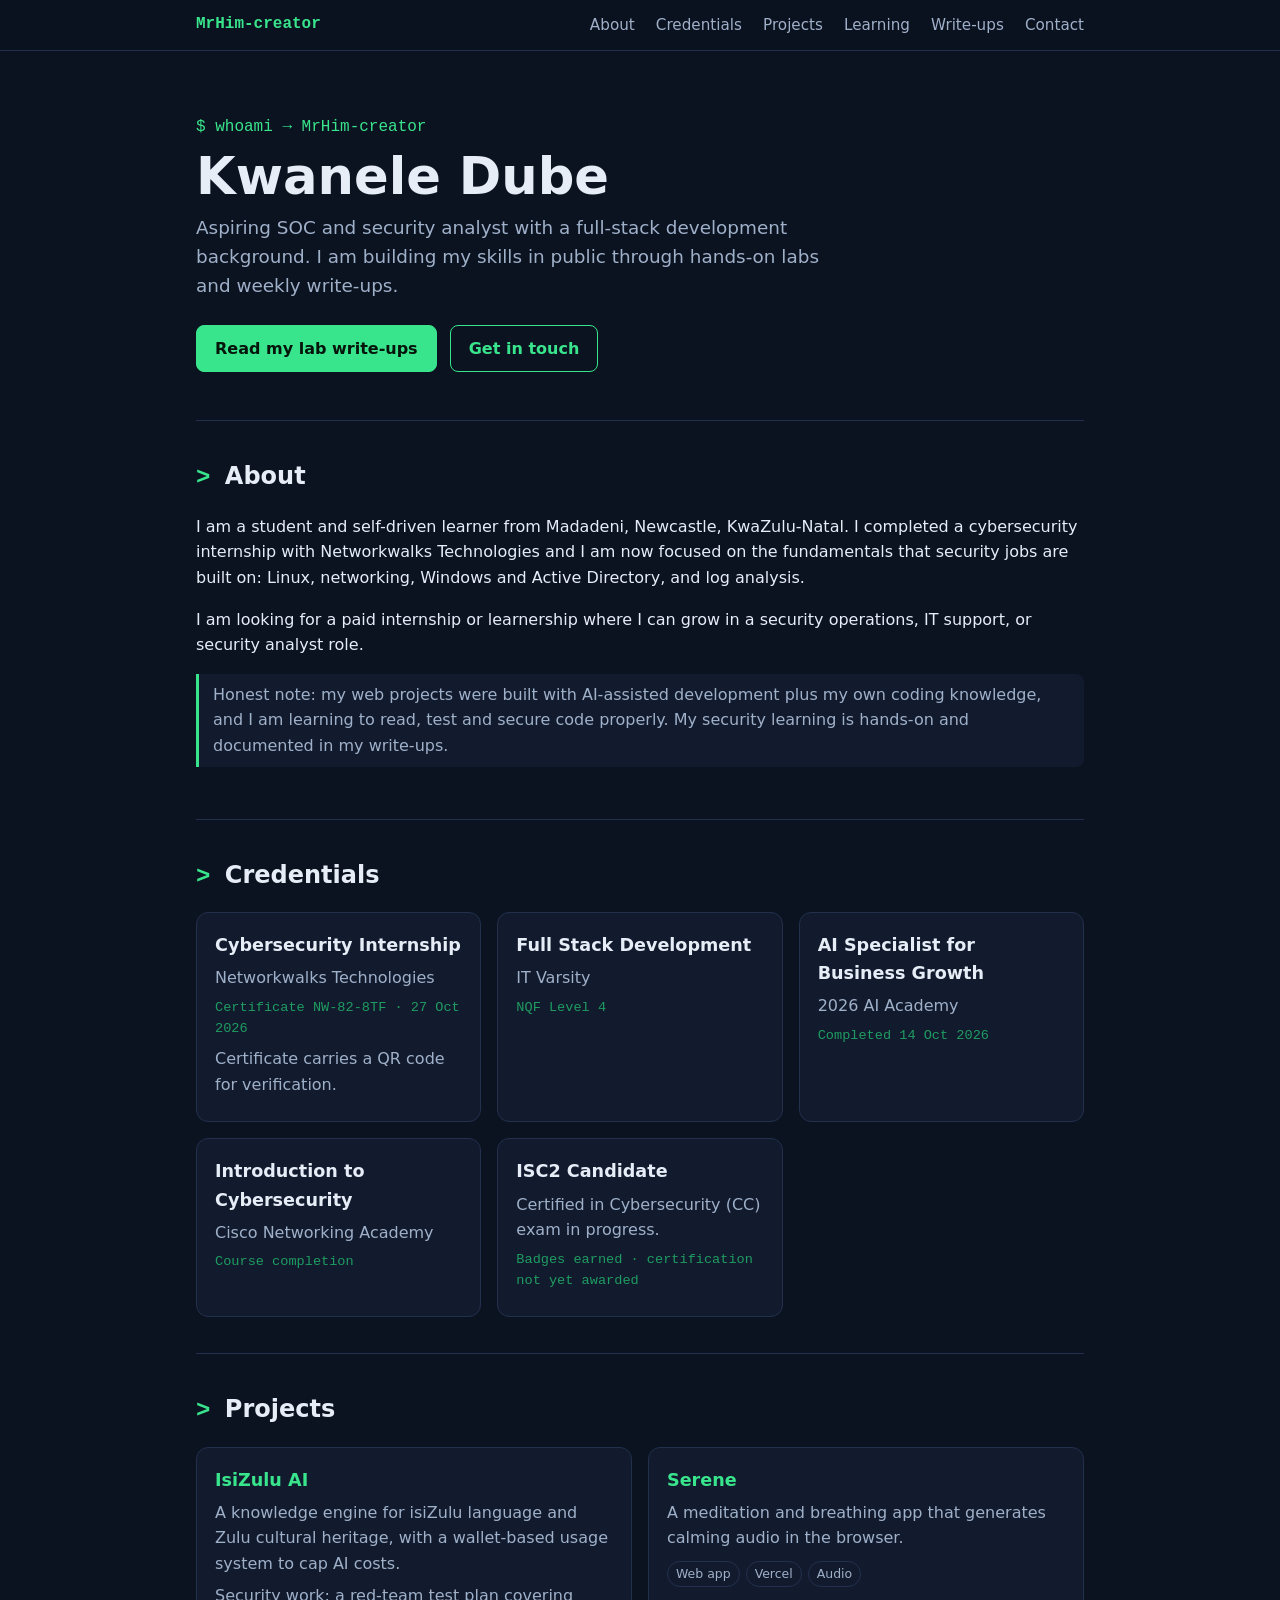
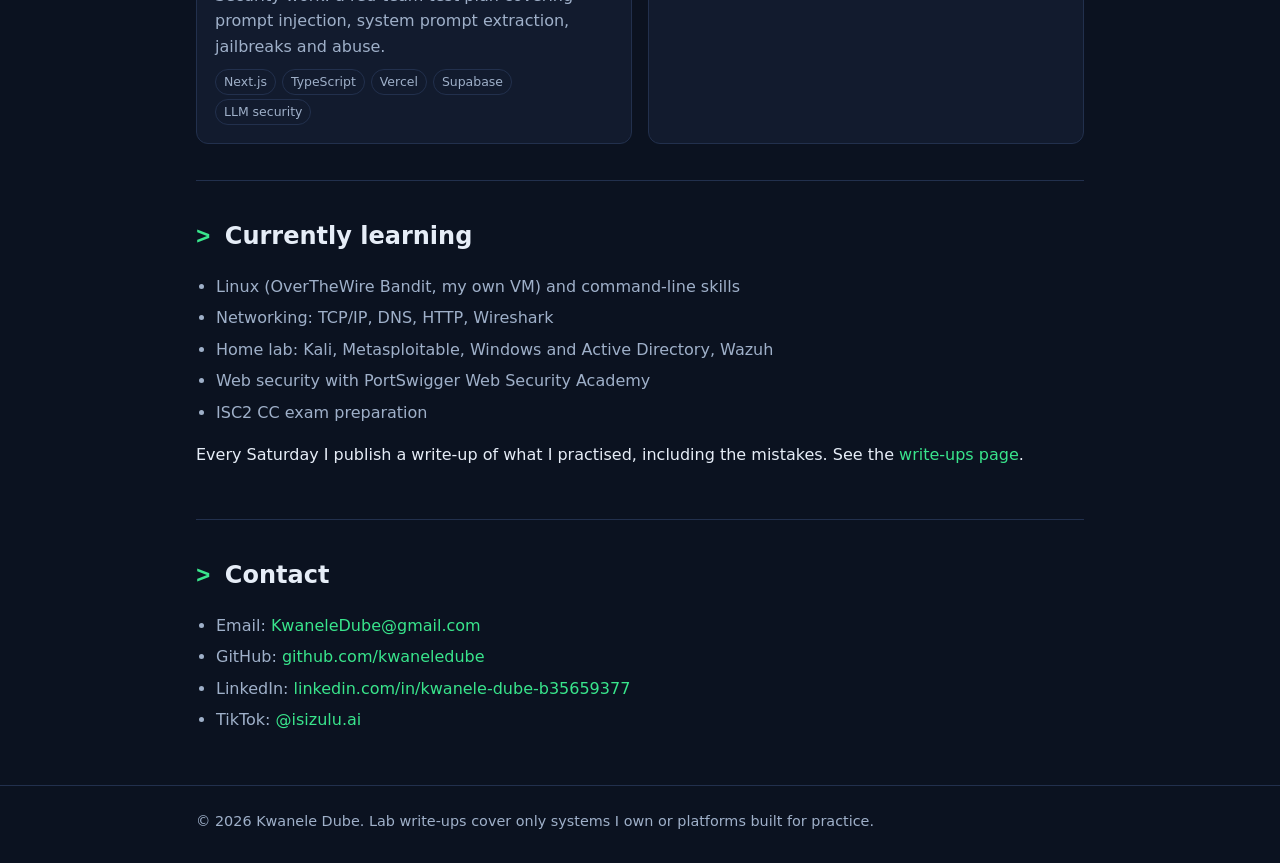
<file: index.html>
<!doctype html>
<html lang="en">
<head>
  <meta charset="utf-8">
  <meta name="viewport" content="width=device-width, initial-scale=1">
  <title>Kwanele Dube | Cybersecurity Portfolio</title>
  <meta name="description" content="Kwanele Dube (MrHim-creator): aspiring SOC and security analyst with a full-stack development background, based in KwaZulu-Natal, South Africa.">
  <link rel="stylesheet" href="style.css">
</head>
<body>

<header class="nav">
  <div class="wrap">
    <span class="brand">MrHim-creator</span>
    <nav>
      <a href="#about">About</a>
      <a href="#credentials">Credentials</a>
      <a href="#projects">Projects</a>
      <a href="#learning">Learning</a>
      <a href="writeups.html">Write-ups</a>
      <a href="#contact">Contact</a>
    </nav>
  </div>
</header>

<main class="wrap">

  <div class="hero">
    <p class="alias">$ whoami &rarr; MrHim-creator</p>
    <h1>Kwanele Dube</h1>
    <p class="tagline">Aspiring SOC and security analyst with a full-stack development background. I am building my skills in public through hands-on labs and weekly write-ups.</p>
    <a class="btn primary" href="writeups.html">Read my lab write-ups</a>
    <a class="btn" href="#contact">Get in touch</a>
  </div>

  <section id="about">
    <h2>About</h2>
    <p>I am a student and self-driven learner from Madadeni, Newcastle, KwaZulu-Natal. I completed a cybersecurity internship with Networkwalks Technologies and I am now focused on the fundamentals that security jobs are built on: Linux, networking, Windows and Active Directory, and log analysis.</p>
    <p>I am looking for a paid internship or learnership where I can grow in a security operations, IT support, or security analyst role.</p>
    <p class="note">Honest note: my web projects were built with AI-assisted development plus my own coding knowledge, and I am learning to read, test and secure code properly. My security learning is hands-on and documented in my write-ups.</p>
  </section>

  <section id="credentials">
    <h2>Credentials</h2>
    <div class="grid">
      <div class="card">
        <h3>Cybersecurity Internship</h3>
        <p>Networkwalks Technologies</p>
        <p class="meta">Certificate NW-82-8TF &middot; 27 Oct 2026</p>
        <p>Certificate carries a QR code for verification.</p>
      </div>
      <div class="card">
        <h3>Full Stack Development</h3>
        <p>IT Varsity</p>
        <p class="meta">NQF Level 4</p>
      </div>
      <div class="card">
        <h3>AI Specialist for Business Growth</h3>
        <p>2026 AI Academy</p>
        <p class="meta">Completed 14 Oct 2026</p>
      </div>
      <div class="card">
        <h3>Introduction to Cybersecurity</h3>
        <p>Cisco Networking Academy</p>
        <p class="meta">Course completion</p>
      </div>
      <div class="card">
        <h3>ISC2 Candidate</h3>
        <p>Certified in Cybersecurity (CC) exam in progress.</p>
        <p class="meta">Badges earned &middot; certification not yet awarded</p>
      </div>
    </div>
  </section>

  <section id="projects">
    <h2>Projects</h2>
    <div class="grid">
      <div class="card">
        <h3><a href="https://www.isizuluai.co.za/" rel="noopener">IsiZulu AI</a></h3>
        <p>A knowledge engine for isiZulu language and Zulu cultural heritage, with a wallet-based usage system to cap AI costs.</p>
        <p>Security work: a red-team test plan covering prompt injection, system prompt extraction, jailbreaks and abuse.</p>
        <span class="tag">Next.js</span><span class="tag">TypeScript</span><span class="tag">Vercel</span><span class="tag">Supabase</span><span class="tag">LLM security</span>
      </div>
      <div class="card">
        <h3><a href="https://serene-zen.vercel.app/" rel="noopener">Serene</a></h3>
        <p>A meditation and breathing app that generates calming audio in the browser.</p>
        <span class="tag">Web app</span><span class="tag">Vercel</span><span class="tag">Audio</span>
      </div>
    </div>
  </section>

  <section id="learning">
    <h2>Currently learning</h2>
    <ul class="plain">
      <li>Linux (OverTheWire Bandit, my own VM) and command-line skills</li>
      <li>Networking: TCP/IP, DNS, HTTP, Wireshark</li>
      <li>Home lab: Kali, Metasploitable, Windows and Active Directory, Wazuh</li>
      <li>Web security with PortSwigger Web Security Academy</li>
      <li>ISC2 CC exam preparation</li>
    </ul>
    <p>Every Saturday I publish a write-up of what I practised, including the mistakes. See the <a href="writeups.html">write-ups page</a>.</p>
  </section>

  <section id="contact">
    <h2>Contact</h2>
    <ul class="plain">
      <li>Email: <a href="mailto:KwaneleDube@gmail.com">KwaneleDube@gmail.com</a></li>
      <li>GitHub: <a href="https://github.com/kwaneledube" rel="noopener">github.com/kwaneledube</a></li>
      <li>LinkedIn: <a href="https://www.linkedin.com/in/kwanele-dube-b35659377" rel="noopener">linkedin.com/in/kwanele-dube-b35659377</a></li>
      <li>TikTok: <a href="https://www.tiktok.com/@isizulu.ai" rel="noopener">@isizulu.ai</a></li>
    </ul>
  </section>

</main>

<footer>
  <div class="wrap">&copy; 2026 Kwanele Dube. Lab write-ups cover only systems I own or platforms built for practice.</div>
</footer>

</body>
</html>
</file>
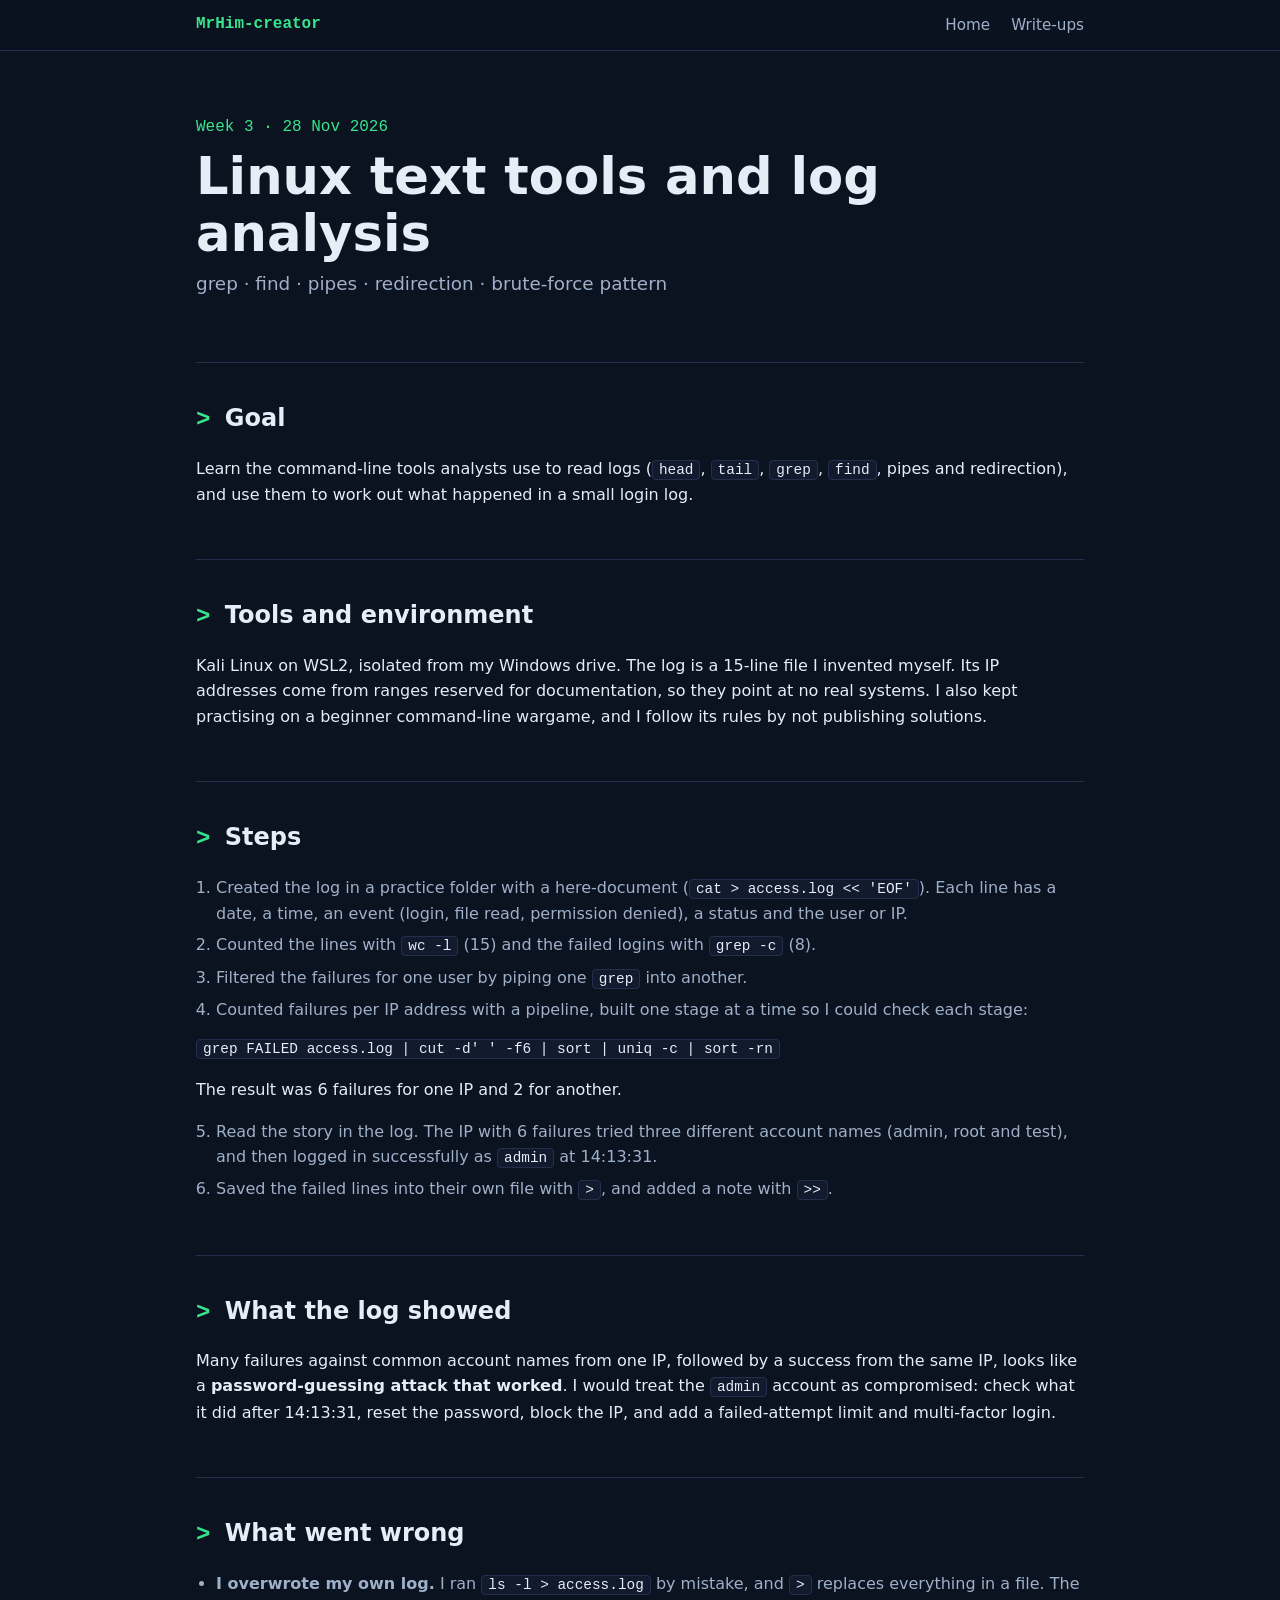
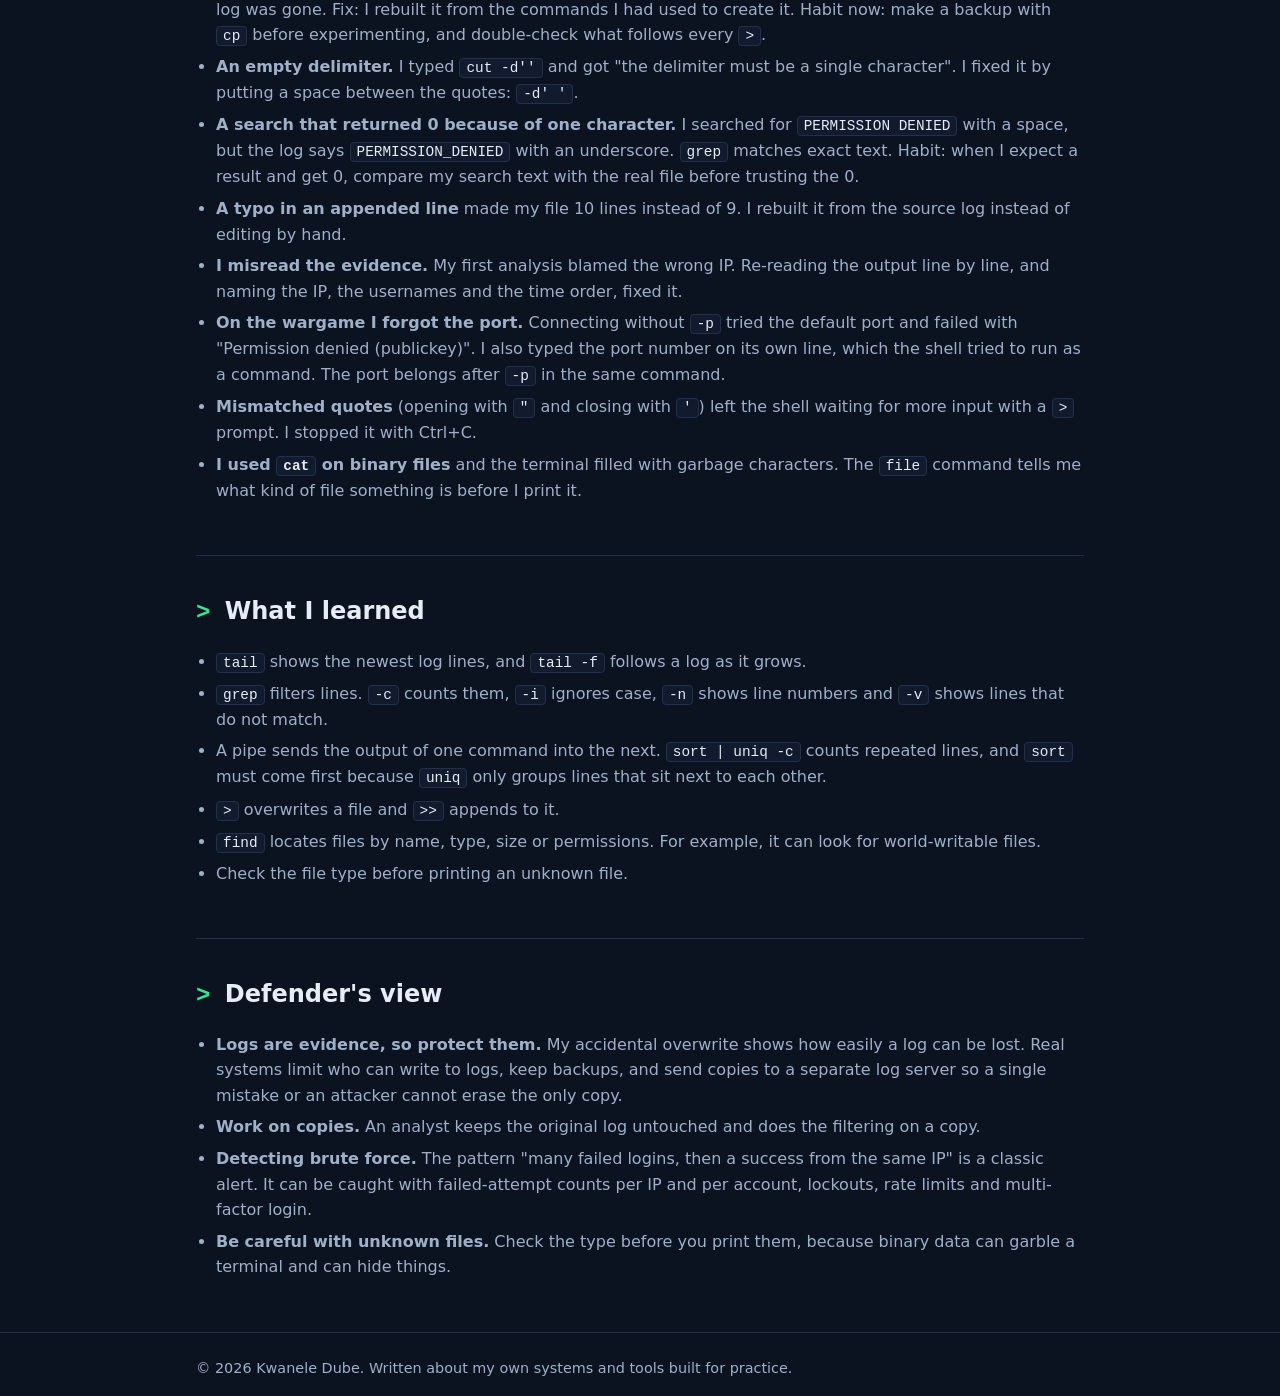
<file: writeup-linux-text-tools-log-analysis.html>
<!doctype html>
<html lang="en">
<head>
  <meta charset="utf-8">
  <meta name="viewport" content="width=device-width, initial-scale=1">
  <title>Week 3: Linux Text Tools and Log Analysis | Kwanele Dube</title>
  <meta name="description" content="Practising grep, find, pipes and redirection on a small invented login log, and the mistakes that taught me the most.">
  <link rel="stylesheet" href="style.css">
</head>
<body>

<header class="nav">
  <div class="wrap">
    <a class="brand" href="index.html">MrHim-creator</a>
    <nav>
      <a href="index.html">Home</a>
      <a href="writeups.html">Write-ups</a>
    </nav>
  </div>
</header>

<main class="wrap">

  <div class="hero">
    <p class="alias">Week 3 &middot; 28 Nov 2026</p>
    <h1>Linux text tools and log analysis</h1>
    <p class="tagline">grep &middot; find &middot; pipes &middot; redirection &middot; brute-force pattern</p>
  </div>

  <section>
    <h2>Goal</h2>
    <p>Learn the command-line tools analysts use to read logs (<code>head</code>, <code>tail</code>, <code>grep</code>, <code>find</code>, pipes and redirection), and use them to work out what happened in a small login log.</p>
  </section>

  <section>
    <h2>Tools and environment</h2>
    <p>Kali Linux on WSL2, isolated from my Windows drive. The log is a 15-line file I invented myself. Its IP addresses come from ranges reserved for documentation, so they point at no real systems. I also kept practising on a beginner command-line wargame, and I follow its rules by not publishing solutions.</p>
  </section>

  <section>
    <h2>Steps</h2>
    <ol class="plain">
      <li>Created the log in a practice folder with a here-document (<code>cat &gt; access.log &lt;&lt; 'EOF'</code>). Each line has a date, a time, an event (login, file read, permission denied), a status and the user or IP.</li>
      <li>Counted the lines with <code>wc -l</code> (15) and the failed logins with <code>grep -c</code> (8).</li>
      <li>Filtered the failures for one user by piping one <code>grep</code> into another.</li>
      <li>Counted failures per IP address with a pipeline, built one stage at a time so I could check each stage:</li>
    </ol>
    <pre><code>grep FAILED access.log | cut -d' ' -f6 | sort | uniq -c | sort -rn</code></pre>
    <p>The result was 6 failures for one IP and 2 for another.</p>
    <ol class="plain" start="5">
      <li>Read the story in the log. The IP with 6 failures tried three different account names (admin, root and test), and then logged in successfully as <code>admin</code> at 14:13:31.</li>
      <li>Saved the failed lines into their own file with <code>&gt;</code>, and added a note with <code>&gt;&gt;</code>.</li>
    </ol>
  </section>

  <section>
    <h2>What the log showed</h2>
    <p>Many failures against common account names from one IP, followed by a success from the same IP, looks like a <strong>password-guessing attack that worked</strong>. I would treat the <code>admin</code> account as compromised: check what it did after 14:13:31, reset the password, block the IP, and add a failed-attempt limit and multi-factor login.</p>
  </section>

  <section>
    <h2>What went wrong</h2>
    <ul class="plain">
      <li><strong>I overwrote my own log.</strong> I ran <code>ls -l &gt; access.log</code> by mistake, and <code>&gt;</code> replaces everything in a file. The log was gone. Fix: I rebuilt it from the commands I had used to create it. Habit now: make a backup with <code>cp</code> before experimenting, and double-check what follows every <code>&gt;</code>.</li>
      <li><strong>An empty delimiter.</strong> I typed <code>cut -d''</code> and got "the delimiter must be a single character". I fixed it by putting a space between the quotes: <code>-d' '</code>.</li>
      <li><strong>A search that returned 0 because of one character.</strong> I searched for <code>PERMISSION DENIED</code> with a space, but the log says <code>PERMISSION_DENIED</code> with an underscore. <code>grep</code> matches exact text. Habit: when I expect a result and get 0, compare my search text with the real file before trusting the 0.</li>
      <li><strong>A typo in an appended line</strong> made my file 10 lines instead of 9. I rebuilt it from the source log instead of editing by hand.</li>
      <li><strong>I misread the evidence.</strong> My first analysis blamed the wrong IP. Re-reading the output line by line, and naming the IP, the usernames and the time order, fixed it.</li>
      <li><strong>On the wargame I forgot the port.</strong> Connecting without <code>-p</code> tried the default port and failed with "Permission denied (publickey)". I also typed the port number on its own line, which the shell tried to run as a command. The port belongs after <code>-p</code> in the same command.</li>
      <li><strong>Mismatched quotes</strong> (opening with <code>"</code> and closing with <code>'</code>) left the shell waiting for more input with a <code>&gt;</code> prompt. I stopped it with Ctrl+C.</li>
      <li><strong>I used <code>cat</code> on binary files</strong> and the terminal filled with garbage characters. The <code>file</code> command tells me what kind of file something is before I print it.</li>
    </ul>
  </section>

  <section>
    <h2>What I learned</h2>
    <ul class="plain">
      <li><code>tail</code> shows the newest log lines, and <code>tail -f</code> follows a log as it grows.</li>
      <li><code>grep</code> filters lines. <code>-c</code> counts them, <code>-i</code> ignores case, <code>-n</code> shows line numbers and <code>-v</code> shows lines that do not match.</li>
      <li>A pipe sends the output of one command into the next. <code>sort | uniq -c</code> counts repeated lines, and <code>sort</code> must come first because <code>uniq</code> only groups lines that sit next to each other.</li>
      <li><code>&gt;</code> overwrites a file and <code>&gt;&gt;</code> appends to it.</li>
      <li><code>find</code> locates files by name, type, size or permissions. For example, it can look for world-writable files.</li>
      <li>Check the file type before printing an unknown file.</li>
    </ul>
  </section>

  <section>
    <h2>Defender's view</h2>
    <ul class="plain">
      <li><strong>Logs are evidence, so protect them.</strong> My accidental overwrite shows how easily a log can be lost. Real systems limit who can write to logs, keep backups, and send copies to a separate log server so a single mistake or an attacker cannot erase the only copy.</li>
      <li><strong>Work on copies.</strong> An analyst keeps the original log untouched and does the filtering on a copy.</li>
      <li><strong>Detecting brute force.</strong> The pattern "many failed logins, then a success from the same IP" is a classic alert. It can be caught with failed-attempt counts per IP and per account, lockouts, rate limits and multi-factor login.</li>
      <li><strong>Be careful with unknown files.</strong> Check the type before you print them, because binary data can garble a terminal and can hide things.</li>
    </ul>
  </section>

</main>

<footer>
  <div class="wrap">&copy; 2026 Kwanele Dube. Written about my own systems and tools built for practice.</div>
</footer>

</body>
</html>
</file>
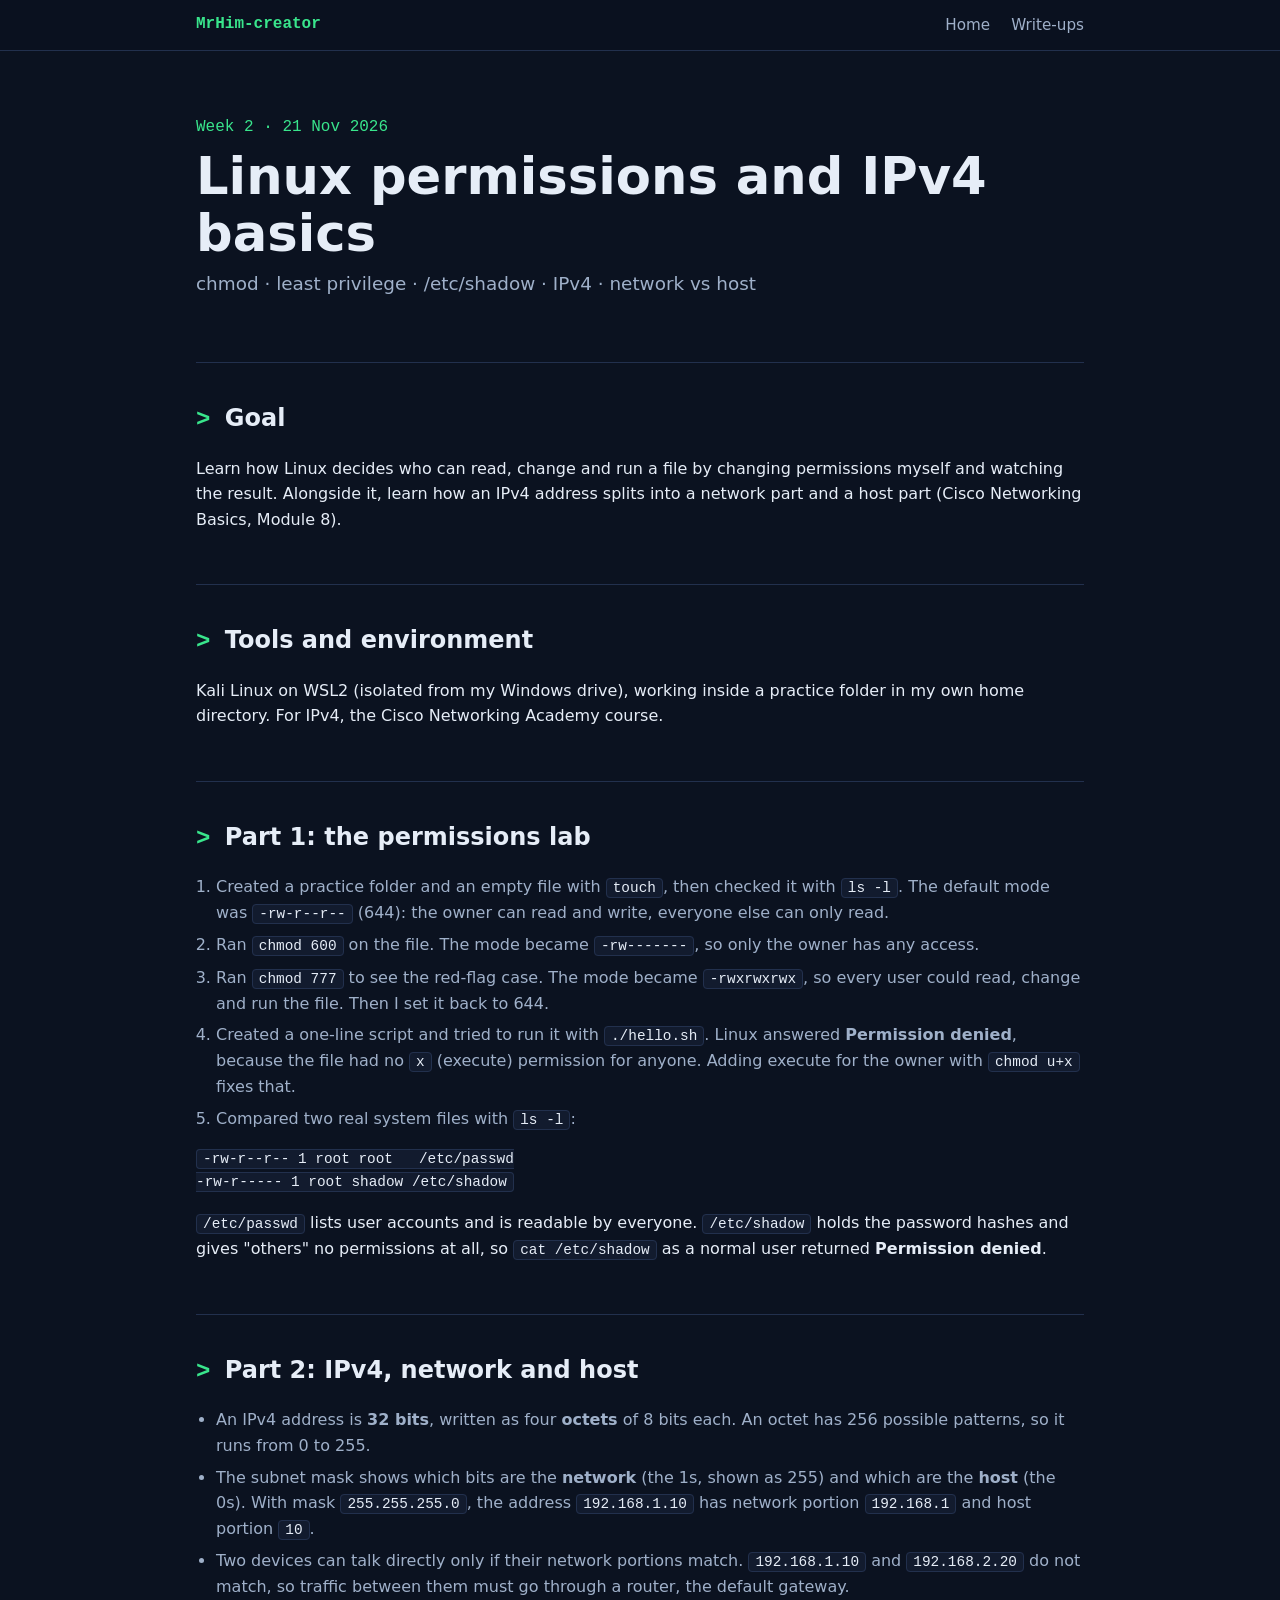
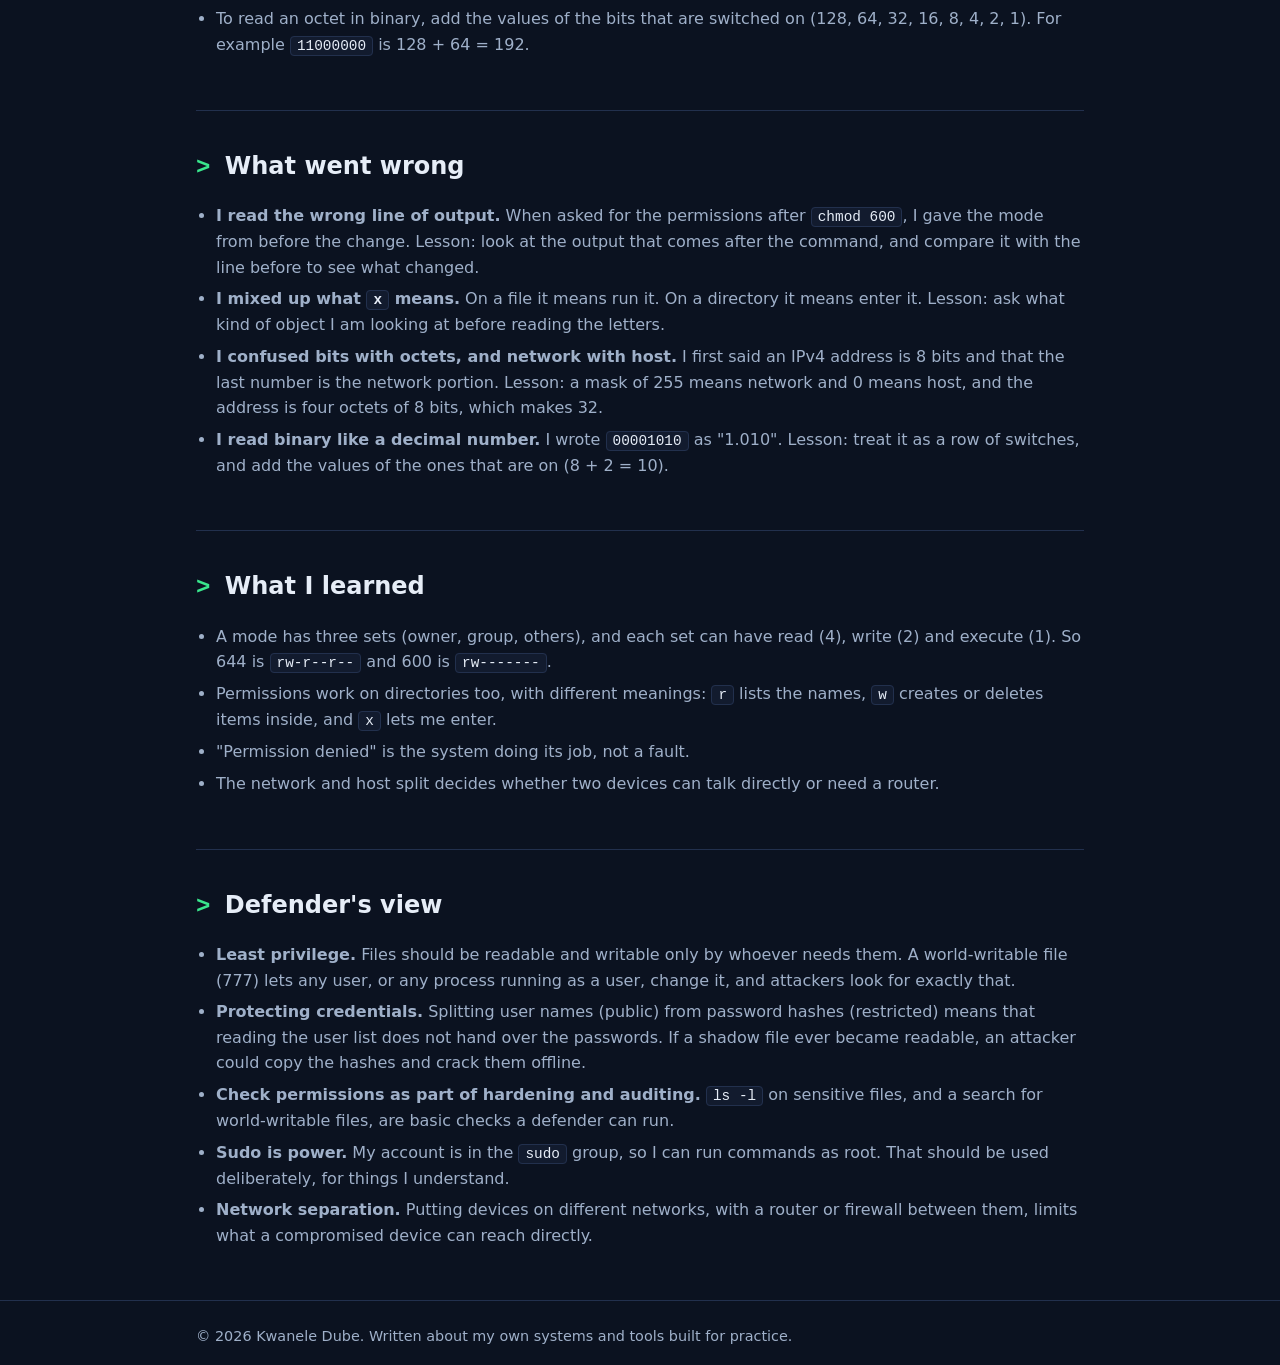
<file: writeup-permissions-ipv4.html>
<!doctype html>
<html lang="en">
<head>
  <meta charset="utf-8">
  <meta name="viewport" content="width=device-width, initial-scale=1">
  <title>Week 2: Linux Permissions and IPv4 Basics | Kwanele Dube</title>
  <meta name="description" content="A hands-on lab on Linux file permissions, and how an IPv4 address splits into network and host portions.">
  <link rel="stylesheet" href="style.css">
</head>
<body>

<header class="nav">
  <div class="wrap">
    <a class="brand" href="index.html">MrHim-creator</a>
    <nav>
      <a href="index.html">Home</a>
      <a href="writeups.html">Write-ups</a>
    </nav>
  </div>
</header>

<main class="wrap">

  <div class="hero">
    <p class="alias">Week 2 &middot; 21 Nov 2026</p>
    <h1>Linux permissions and IPv4 basics</h1>
    <p class="tagline">chmod &middot; least privilege &middot; /etc/shadow &middot; IPv4 &middot; network vs host</p>
  </div>

  <section>
    <h2>Goal</h2>
    <p>Learn how Linux decides who can read, change and run a file by changing permissions myself and watching the result. Alongside it, learn how an IPv4 address splits into a network part and a host part (Cisco Networking Basics, Module 8).</p>
  </section>

  <section>
    <h2>Tools and environment</h2>
    <p>Kali Linux on WSL2 (isolated from my Windows drive), working inside a practice folder in my own home directory. For IPv4, the Cisco Networking Academy course.</p>
  </section>

  <section>
    <h2>Part 1: the permissions lab</h2>
    <ol class="plain">
      <li>Created a practice folder and an empty file with <code>touch</code>, then checked it with <code>ls -l</code>. The default mode was <code>-rw-r--r--</code> (644): the owner can read and write, everyone else can only read.</li>
      <li>Ran <code>chmod 600</code> on the file. The mode became <code>-rw-------</code>, so only the owner has any access.</li>
      <li>Ran <code>chmod 777</code> to see the red-flag case. The mode became <code>-rwxrwxrwx</code>, so every user could read, change and run the file. Then I set it back to 644.</li>
      <li>Created a one-line script and tried to run it with <code>./hello.sh</code>. Linux answered <strong>Permission denied</strong>, because the file had no <code>x</code> (execute) permission for anyone. Adding execute for the owner with <code>chmod u+x</code> fixes that.</li>
      <li>Compared two real system files with <code>ls -l</code>:</li>
    </ol>
    <pre><code>-rw-r--r-- 1 root root   /etc/passwd
-rw-r----- 1 root shadow /etc/shadow</code></pre>
    <p><code>/etc/passwd</code> lists user accounts and is readable by everyone. <code>/etc/shadow</code> holds the password hashes and gives "others" no permissions at all, so <code>cat /etc/shadow</code> as a normal user returned <strong>Permission denied</strong>.</p>
  </section>

  <section>
    <h2>Part 2: IPv4, network and host</h2>
    <ul class="plain">
      <li>An IPv4 address is <strong>32 bits</strong>, written as four <strong>octets</strong> of 8 bits each. An octet has 256 possible patterns, so it runs from 0 to 255.</li>
      <li>The subnet mask shows which bits are the <strong>network</strong> (the 1s, shown as 255) and which are the <strong>host</strong> (the 0s). With mask <code>255.255.255.0</code>, the address <code>192.168.1.10</code> has network portion <code>192.168.1</code> and host portion <code>10</code>.</li>
      <li>Two devices can talk directly only if their network portions match. <code>192.168.1.10</code> and <code>192.168.2.20</code> do not match, so traffic between them must go through a router, the default gateway.</li>
      <li>To read an octet in binary, add the values of the bits that are switched on (128, 64, 32, 16, 8, 4, 2, 1). For example <code>11000000</code> is 128 + 64 = 192.</li>
    </ul>
  </section>

  <section>
    <h2>What went wrong</h2>
    <ul class="plain">
      <li><strong>I read the wrong line of output.</strong> When asked for the permissions after <code>chmod 600</code>, I gave the mode from before the change. Lesson: look at the output that comes after the command, and compare it with the line before to see what changed.</li>
      <li><strong>I mixed up what <code>x</code> means.</strong> On a file it means run it. On a directory it means enter it. Lesson: ask what kind of object I am looking at before reading the letters.</li>
      <li><strong>I confused bits with octets, and network with host.</strong> I first said an IPv4 address is 8 bits and that the last number is the network portion. Lesson: a mask of 255 means network and 0 means host, and the address is four octets of 8 bits, which makes 32.</li>
      <li><strong>I read binary like a decimal number.</strong> I wrote <code>00001010</code> as "1.010". Lesson: treat it as a row of switches, and add the values of the ones that are on (8 + 2 = 10).</li>
    </ul>
  </section>

  <section>
    <h2>What I learned</h2>
    <ul class="plain">
      <li>A mode has three sets (owner, group, others), and each set can have read (4), write (2) and execute (1). So 644 is <code>rw-r--r--</code> and 600 is <code>rw-------</code>.</li>
      <li>Permissions work on directories too, with different meanings: <code>r</code> lists the names, <code>w</code> creates or deletes items inside, and <code>x</code> lets me enter.</li>
      <li>"Permission denied" is the system doing its job, not a fault.</li>
      <li>The network and host split decides whether two devices can talk directly or need a router.</li>
    </ul>
  </section>

  <section>
    <h2>Defender's view</h2>
    <ul class="plain">
      <li><strong>Least privilege.</strong> Files should be readable and writable only by whoever needs them. A world-writable file (777) lets any user, or any process running as a user, change it, and attackers look for exactly that.</li>
      <li><strong>Protecting credentials.</strong> Splitting user names (public) from password hashes (restricted) means that reading the user list does not hand over the passwords. If a shadow file ever became readable, an attacker could copy the hashes and crack them offline.</li>
      <li><strong>Check permissions as part of hardening and auditing.</strong> <code>ls -l</code> on sensitive files, and a search for world-writable files, are basic checks a defender can run.</li>
      <li><strong>Sudo is power.</strong> My account is in the <code>sudo</code> group, so I can run commands as root. That should be used deliberately, for things I understand.</li>
      <li><strong>Network separation.</strong> Putting devices on different networks, with a router or firewall between them, limits what a compromised device can reach directly.</li>
    </ul>
  </section>

</main>

<footer>
  <div class="wrap">&copy; 2026 Kwanele Dube. Written about my own systems and tools built for practice.</div>
</footer>

</body>
</html>
</file>
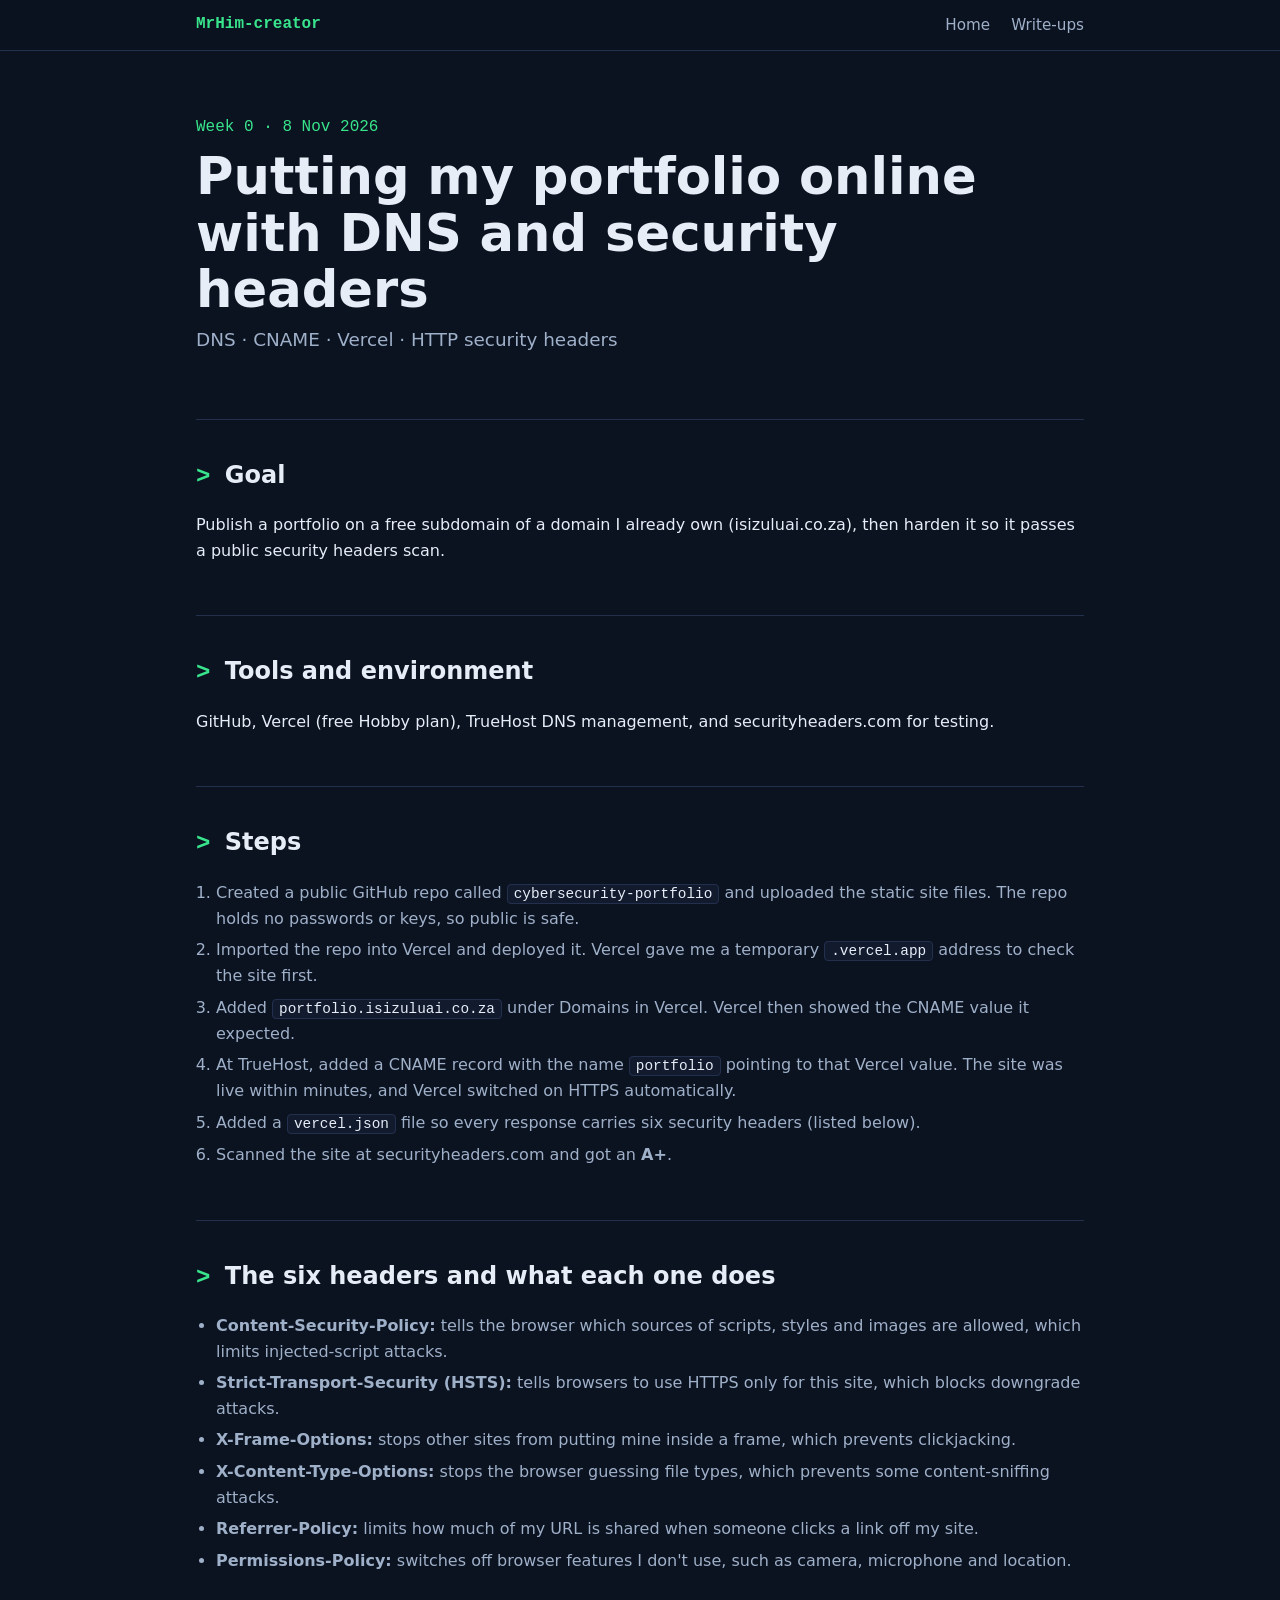
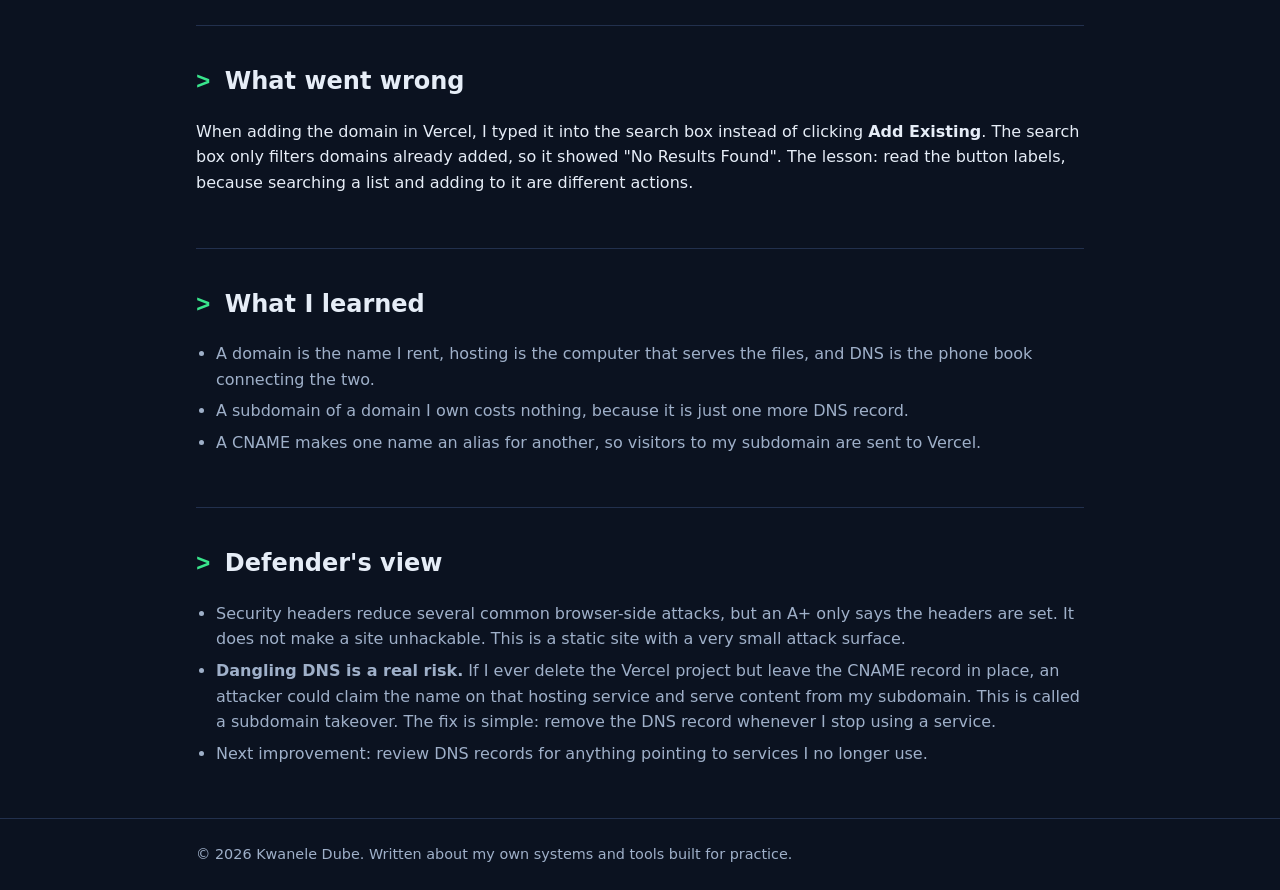
<file: writeup-portfolio-dns-headers.html>
<!doctype html>
<html lang="en">
<head>
  <meta charset="utf-8">
  <meta name="viewport" content="width=device-width, initial-scale=1">
  <title>Week 0: Portfolio, DNS and Security Headers | Kwanele Dube</title>
  <meta name="description" content="How I put my portfolio online on a free subdomain with DNS and hardened it to an A+ on securityheaders.com.">
  <link rel="stylesheet" href="style.css">
</head>
<body>

<header class="nav">
  <div class="wrap">
    <a class="brand" href="index.html">MrHim-creator</a>
    <nav>
      <a href="index.html">Home</a>
      <a href="writeups.html">Write-ups</a>
    </nav>
  </div>
</header>

<main class="wrap">

  <div class="hero">
    <p class="alias">Week 0 &middot; 8 Nov 2026</p>
    <h1>Putting my portfolio online with DNS and security headers</h1>
    <p class="tagline">DNS &middot; CNAME &middot; Vercel &middot; HTTP security headers</p>
  </div>

  <section>
    <h2>Goal</h2>
    <p>Publish a portfolio on a free subdomain of a domain I already own (isizuluai.co.za), then harden it so it passes a public security headers scan.</p>
  </section>

  <section>
    <h2>Tools and environment</h2>
    <p>GitHub, Vercel (free Hobby plan), TrueHost DNS management, and securityheaders.com for testing.</p>
  </section>

  <section>
    <h2>Steps</h2>
    <ol class="plain">
      <li>Created a public GitHub repo called <code>cybersecurity-portfolio</code> and uploaded the static site files. The repo holds no passwords or keys, so public is safe.</li>
      <li>Imported the repo into Vercel and deployed it. Vercel gave me a temporary <code>.vercel.app</code> address to check the site first.</li>
      <li>Added <code>portfolio.isizuluai.co.za</code> under Domains in Vercel. Vercel then showed the CNAME value it expected.</li>
      <li>At TrueHost, added a CNAME record with the name <code>portfolio</code> pointing to that Vercel value. The site was live within minutes, and Vercel switched on HTTPS automatically.</li>
      <li>Added a <code>vercel.json</code> file so every response carries six security headers (listed below).</li>
      <li>Scanned the site at securityheaders.com and got an <strong>A+</strong>.</li>
    </ol>
  </section>

  <section>
    <h2>The six headers and what each one does</h2>
    <ul class="plain">
      <li><strong>Content-Security-Policy:</strong> tells the browser which sources of scripts, styles and images are allowed, which limits injected-script attacks.</li>
      <li><strong>Strict-Transport-Security (HSTS):</strong> tells browsers to use HTTPS only for this site, which blocks downgrade attacks.</li>
      <li><strong>X-Frame-Options:</strong> stops other sites from putting mine inside a frame, which prevents clickjacking.</li>
      <li><strong>X-Content-Type-Options:</strong> stops the browser guessing file types, which prevents some content-sniffing attacks.</li>
      <li><strong>Referrer-Policy:</strong> limits how much of my URL is shared when someone clicks a link off my site.</li>
      <li><strong>Permissions-Policy:</strong> switches off browser features I don't use, such as camera, microphone and location.</li>
    </ul>
  </section>

  <section>
    <h2>What went wrong</h2>
    <p>When adding the domain in Vercel, I typed it into the search box instead of clicking <strong>Add Existing</strong>. The search box only filters domains already added, so it showed "No Results Found". The lesson: read the button labels, because searching a list and adding to it are different actions.</p>
  </section>

  <section>
    <h2>What I learned</h2>
    <ul class="plain">
      <li>A domain is the name I rent, hosting is the computer that serves the files, and DNS is the phone book connecting the two.</li>
      <li>A subdomain of a domain I own costs nothing, because it is just one more DNS record.</li>
      <li>A CNAME makes one name an alias for another, so visitors to my subdomain are sent to Vercel.</li>
    </ul>
  </section>

  <section>
    <h2>Defender's view</h2>
    <ul class="plain">
      <li>Security headers reduce several common browser-side attacks, but an A+ only says the headers are set. It does not make a site unhackable. This is a static site with a very small attack surface.</li>
      <li><strong>Dangling DNS is a real risk.</strong> If I ever delete the Vercel project but leave the CNAME record in place, an attacker could claim the name on that hosting service and serve content from my subdomain. This is called a subdomain takeover. The fix is simple: remove the DNS record whenever I stop using a service.</li>
      <li>Next improvement: review DNS records for anything pointing to services I no longer use.</li>
    </ul>
  </section>

</main>

<footer>
  <div class="wrap">&copy; 2026 Kwanele Dube. Written about my own systems and tools built for practice.</div>
</footer>

</body>
</html>
</file>
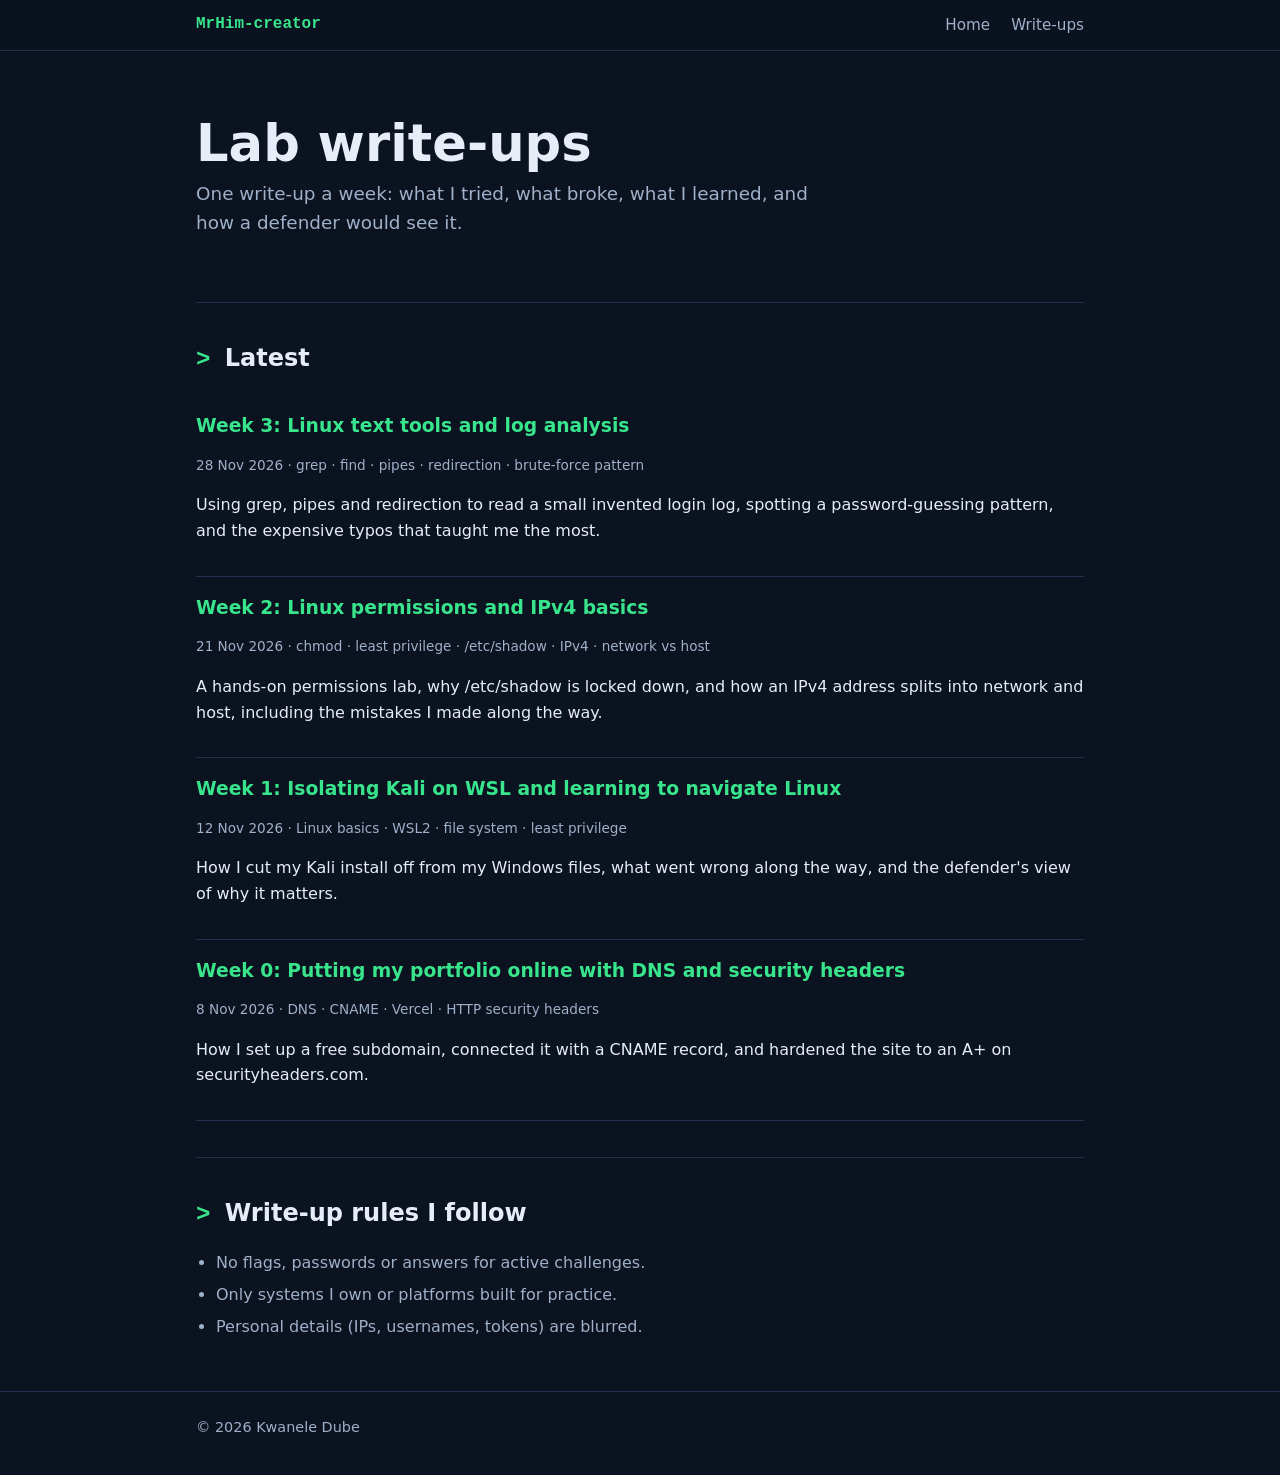
<file: writeups.html>
<!doctype html>
<html lang="en">
<head>
  <meta charset="utf-8">
  <meta name="viewport" content="width=device-width, initial-scale=1">
  <title>Write-ups | Kwanele Dube</title>
  <meta name="description" content="Weekly cybersecurity lab write-ups by Kwanele Dube (MrHim-creator).">
  <link rel="stylesheet" href="style.css">
</head>
<body>

<header class="nav">
  <div class="wrap">
    <a class="brand" href="index.html">MrHim-creator</a>
    <nav>
      <a href="index.html">Home</a>
      <a href="writeups.html">Write-ups</a>
    </nav>
  </div>
</header>

<main class="wrap">

  <div class="hero">
    <h1>Lab write-ups</h1>
    <p class="tagline">One write-up a week: what I tried, what broke, what I learned, and how a defender would see it.</p>
  </div>

  <section>
    <h2>Latest</h2>

    <!-- Copy this block for each new write-up. Newest goes on top. -->
    <div class="post">
      <h3><a href="writeup-linux-text-tools-log-analysis.html">Week 3: Linux text tools and log analysis</a></h3>
      <p class="meta">28 Nov 2026 &middot; grep &middot; find &middot; pipes &middot; redirection &middot; brute-force pattern</p>
      <p>Using grep, pipes and redirection to read a small invented login log, spotting a password-guessing pattern, and the expensive typos that taught me the most.</p>
    </div>

    <div class="post">
      <h3><a href="writeup-permissions-ipv4.html">Week 2: Linux permissions and IPv4 basics</a></h3>
      <p class="meta">21 Nov 2026 &middot; chmod &middot; least privilege &middot; /etc/shadow &middot; IPv4 &middot; network vs host</p>
      <p>A hands-on permissions lab, why /etc/shadow is locked down, and how an IPv4 address splits into network and host, including the mistakes I made along the way.</p>
    </div>

    <div class="post">
      <h3><a href="writeup-wsl-isolation-linux-basics.html">Week 1: Isolating Kali on WSL and learning to navigate Linux</a></h3>
      <p class="meta">12 Nov 2026 &middot; Linux basics &middot; WSL2 &middot; file system &middot; least privilege</p>
      <p>How I cut my Kali install off from my Windows files, what went wrong along the way, and the defender's view of why it matters.</p>
    </div>

    <div class="post">
      <h3><a href="writeup-portfolio-dns-headers.html">Week 0: Putting my portfolio online with DNS and security headers</a></h3>
      <p class="meta">8 Nov 2026 &middot; DNS &middot; CNAME &middot; Vercel &middot; HTTP security headers</p>
      <p>How I set up a free subdomain, connected it with a CNAME record, and hardened the site to an A+ on securityheaders.com.</p>
    </div>


  </section>

  <section>
    <h2>Write-up rules I follow</h2>
    <ul class="plain">
      <li>No flags, passwords or answers for active challenges.</li>
      <li>Only systems I own or platforms built for practice.</li>
      <li>Personal details (IPs, usernames, tokens) are blurred.</li>
    </ul>
  </section>

</main>

<footer>
  <div class="wrap">&copy; 2026 Kwanele Dube</div>
</footer>

</body>
</html>
</file>
<file: style.css>
:root {
  --bg: #0b1220;
  --panel: #121b2e;
  --line: #22304d;
  --text: #e6edf7;
  --muted: #9fb0c9;
  --accent: #39e58c;
  --accent-dim: #1f9c61;
}

* { box-sizing: border-box; }

html { scroll-behavior: smooth; }

body {
  margin: 0;
  background: var(--bg);
  color: var(--text);
  font-family: system-ui, -apple-system, "Segoe UI", Roboto, sans-serif;
  line-height: 1.6;
}

a { color: var(--accent); text-decoration: none; }
a:hover { text-decoration: underline; }

.wrap { max-width: 920px; margin: 0 auto; padding: 0 16px; }

header.nav {
  border-bottom: 1px solid var(--line);
  position: sticky;
  top: 0;
  background: rgba(11, 18, 32, 0.92);
  backdrop-filter: blur(6px);
  z-index: 10;
}
header.nav .wrap {
  display: flex;
  justify-content: space-between;
  align-items: center;
  padding-top: 12px;
  padding-bottom: 12px;
  gap: 12px;
  flex-wrap: wrap;
}
.brand { font-family: ui-monospace, Consolas, monospace; color: var(--accent); font-weight: 700; }
nav a { margin-left: 16px; color: var(--muted); font-size: 0.95rem; }
nav a:hover { color: var(--text); text-decoration: none; }

.hero { padding: 64px 0 40px; }
.hero .alias { font-family: ui-monospace, Consolas, monospace; color: var(--accent); margin: 0 0 8px; }
.hero h1 { font-size: clamp(2rem, 6vw, 3.2rem); margin: 0 0 8px; line-height: 1.1; }
.hero .tagline { font-size: 1.15rem; color: var(--muted); max-width: 640px; margin: 0 0 24px; }

.btn {
  display: inline-block;
  padding: 10px 18px;
  border-radius: 8px;
  border: 1px solid var(--accent);
  color: var(--accent);
  font-weight: 600;
  margin: 0 8px 8px 0;
}
.btn.primary { background: var(--accent); color: #05150c; }
.btn:hover { text-decoration: none; opacity: 0.9; }

section { padding: 36px 0; border-top: 1px solid var(--line); }
section h2 { margin: 0 0 16px; font-size: 1.5rem; }
section h2::before { content: "> "; color: var(--accent); font-family: ui-monospace, Consolas, monospace; }

.grid { display: grid; gap: 16px; grid-template-columns: repeat(auto-fit, minmax(260px, 1fr)); }

.card {
  background: var(--panel);
  border: 1px solid var(--line);
  border-radius: 12px;
  padding: 18px;
}
.card h3 { margin: 0 0 6px; font-size: 1.1rem; }
.card p { margin: 6px 0; color: var(--muted); }
.card .meta { font-size: 0.85rem; color: var(--accent-dim); font-family: ui-monospace, Consolas, monospace; }

.tag {
  display: inline-block;
  font-size: 0.78rem;
  padding: 2px 8px;
  border: 1px solid var(--line);
  border-radius: 999px;
  color: var(--muted);
  margin: 4px 6px 0 0;
}

ul.plain, ol.plain { padding-left: 20px; color: var(--muted); }
ul.plain li, ol.plain li { margin: 6px 0; }
code { font-family: ui-monospace, Consolas, monospace; background: var(--panel); border: 1px solid var(--line); border-radius: 4px; padding: 1px 6px; color: var(--text); font-size: 0.9em; }

.note {
  border-left: 3px solid var(--accent);
  padding: 8px 14px;
  background: var(--panel);
  color: var(--muted);
  border-radius: 0 8px 8px 0;
}

footer { border-top: 1px solid var(--line); padding: 24px 0 40px; color: var(--muted); font-size: 0.9rem; }

.post { padding: 16px 0; border-bottom: 1px solid var(--line); }
.post h3 { margin: 0; }
.post .meta { color: var(--muted); font-size: 0.85rem; }
</file>
